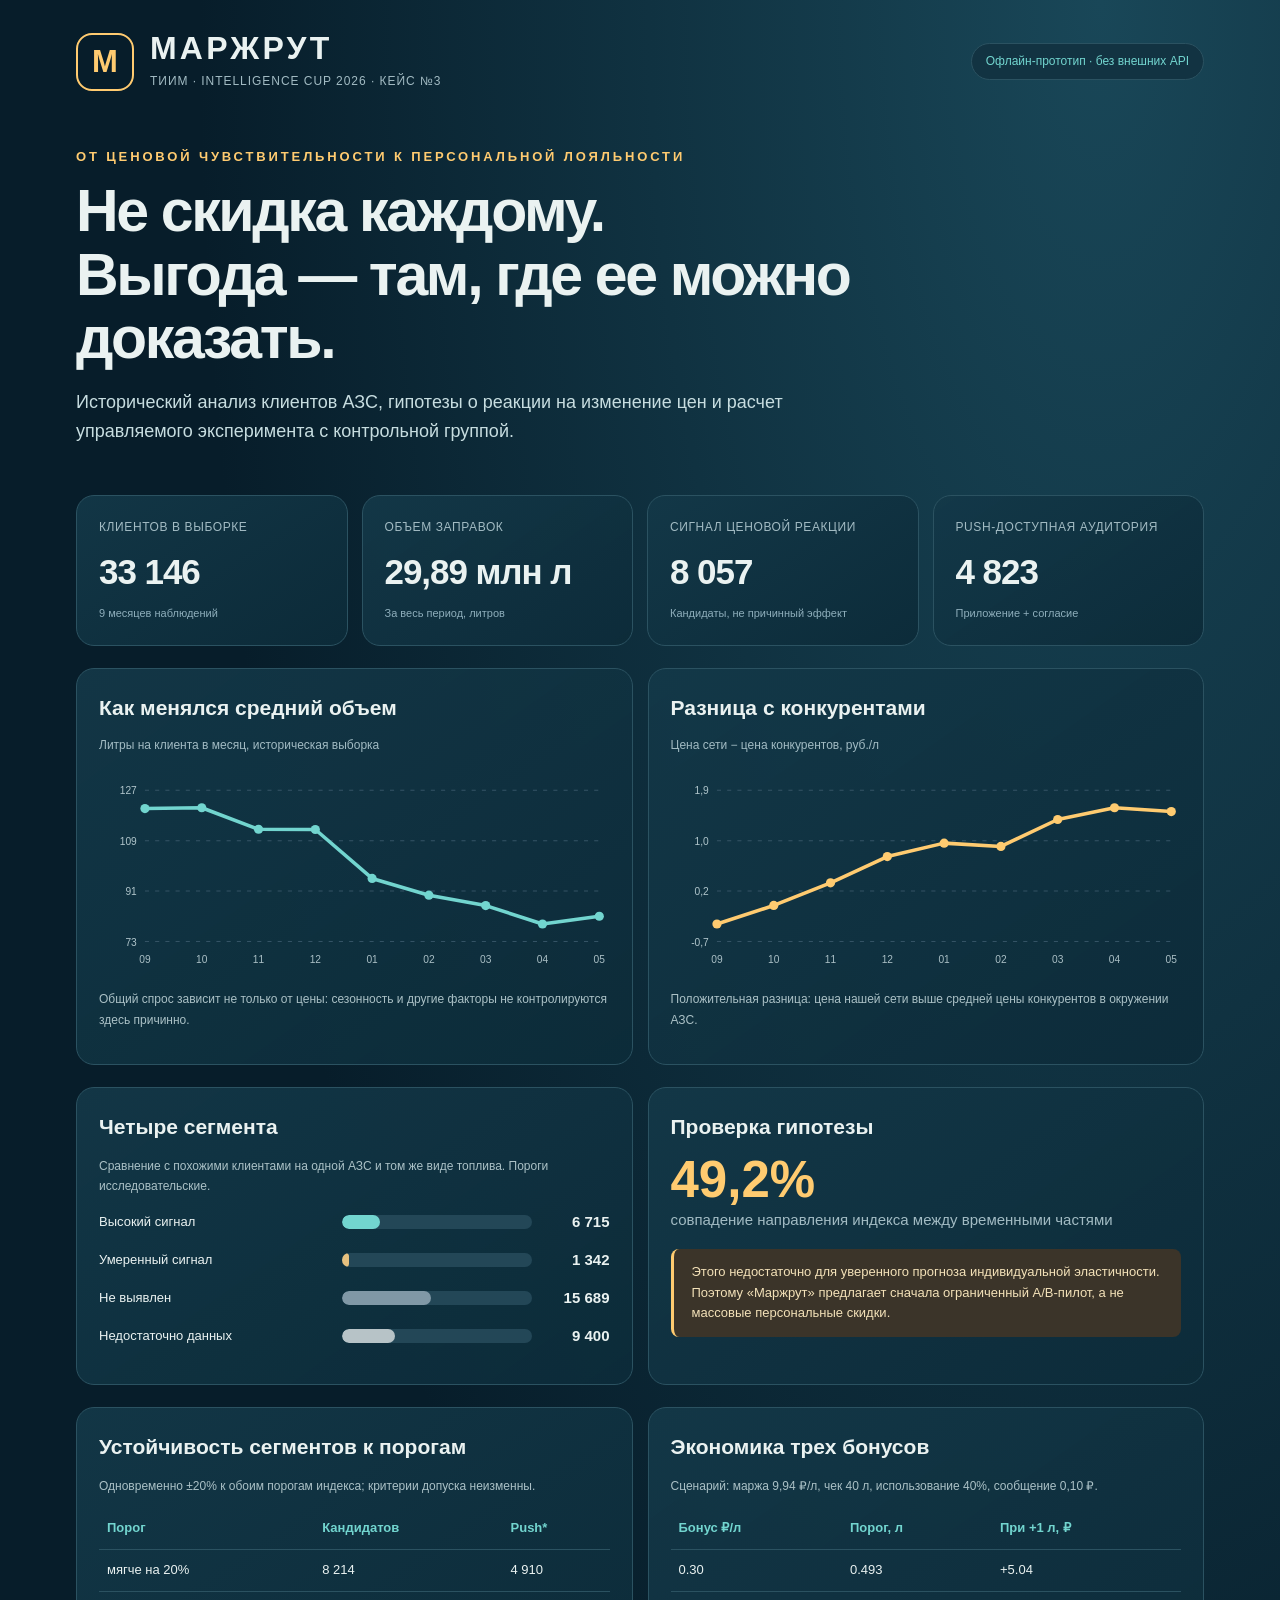
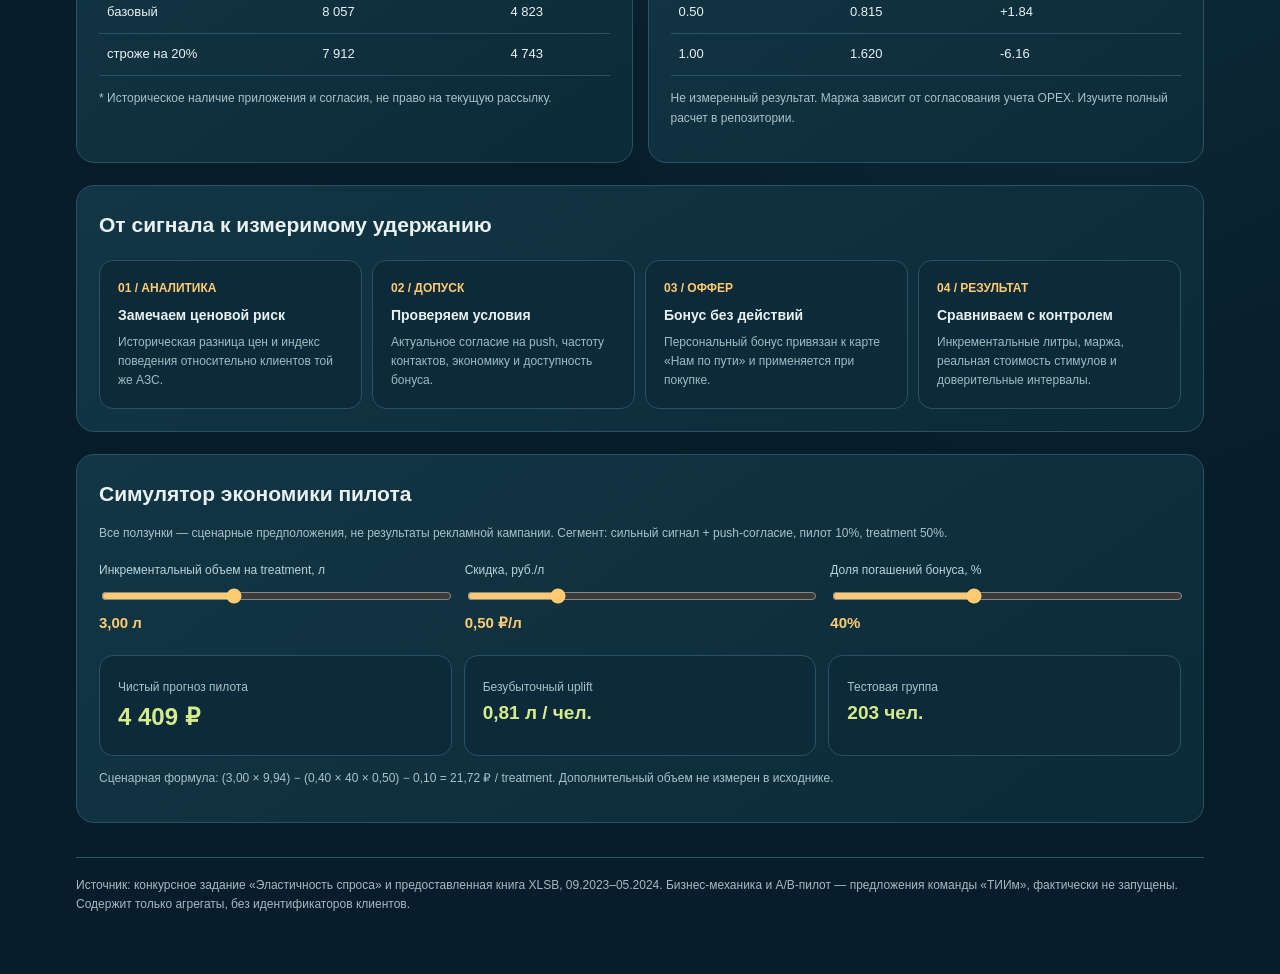
<file: cases/retail-marketing/demo/index.html>
<!DOCTYPE html>
<html lang="ru"><head><meta charset="UTF-8"><meta name="viewport" content="width=device-width,initial-scale=1.0"><meta name="color-scheme" content="dark"><title>МАРЖРУТ — аналитика удержания</title>
<style>
:root{--bg:#071d2a;--panel:#103040;--panel2:#143849;--border:#2b5261;--ink:#eaf2f1;--muted:#a2bbc3;--lime:#d6ec8b;--gold:#ffcb70;--aqua:#72d5cf;--red:#e99990}
*{box-sizing:border-box}body{margin:0;background:radial-gradient(ellipse at 86% 0%,#194758,transparent 58%),var(--bg);color:var(--ink);font:15px/1.6 'Inter','Segoe UI',Arial,sans-serif}main{max-width:1180px;margin:auto;padding:32px 26px 60px}.muted{color:var(--muted)}.top{display:flex;align-items:center;justify-content:space-between;gap:24px;flex-wrap:wrap}.mark{display:flex;align-items:center;gap:16px}.logo{width:58px;height:58px;border:2px solid var(--gold);border-radius:16px;display:grid;place-items:center;font-weight:900;font-size:31px;color:var(--gold)}.brand{font-size:32px;font-weight:850;letter-spacing:.1em;line-height:1}.sub{font-size:12px;letter-spacing:.08em;text-transform:uppercase;color:var(--muted);margin-top:8px}.chip{border:1px solid var(--border);border-radius:24px;padding:8px 14px;color:var(--aqua);background:#123342;font-size:12px}.hero{padding:56px 0 27px;max-width:880px}.eyebrow{font-size:13px;letter-spacing:.22em;text-transform:uppercase;color:var(--gold);font-weight:700}.hero h1{font-size:clamp(32px,5vw,59px);line-height:1.08;letter-spacing:-.04em;margin:12px 0 17px}.hero p{font-size:18px;color:#c7dde0;margin:0;max-width:800px}section{margin-top:22px}.kpis{display:grid;grid-template-columns:repeat(4,1fr);gap:14px}.card{background:linear-gradient(145deg,rgba(19,56,72,.92),rgba(12,43,57,.96));border:1px solid var(--border);border-radius:18px;padding:22px}.kpis .num{font-weight:790;font-size:clamp(25px,3vw,35px);letter-spacing:-.03em;margin:7px 0 5px;font-variant-numeric:tabular-nums}.kpis .label{font-size:12px;color:var(--muted);letter-spacing:.05em;text-transform:uppercase}.kpis .note{font-size:11px;color:#8eaebb}.grid2{display:grid;grid-template-columns:1fr 1fr;gap:15px}.sectiontitle{font-size:21px;margin:0 0 8px;font-weight:750}.chart-wrap{height:210px;display:flex;align-items:center}.chart-wrap svg{width:100%;height:100%}.legend{font-size:12px;color:var(--muted)}.bar{display:flex;gap:18px;align-items:center;margin:14px 0}.bar .name{width:44%;font-size:13px;line-height:1.3}.track{background:#234757;border-radius:8px;flex:1;height:14px;overflow:hidden}.fill{height:100%;border-radius:8px;background:var(--aqua)}.bar b{min-width:60px;text-align:right;font-size:15px}.steps{display:grid;grid-template-columns:repeat(4,1fr);gap:10px;margin-top:18px}.step{border:1px solid var(--border);background:#0c2a39;padding:18px;border-radius:14px}.step .idx{color:var(--gold);font-weight:800;font-size:12px}.step b{display:block;margin:6px 0;font-size:14px}.step p{margin:0;color:var(--muted);font-size:12px}.formgrid{display:grid;grid-template-columns:1fr 1fr 1fr;gap:15px}.control label{display:block;font-size:12px;color:#bad2d8;margin:6px 0}.control input[type=range]{width:100%;accent-color:var(--gold)}.control output{font-weight:800;color:var(--gold)}.finance{display:grid;grid-template-columns:repeat(3,1fr);gap:12px;margin-top:20px}.finance .res{font-size:24px;font-weight:800;color:var(--lime)}.finance .res.small{font-size:19px}.fine{font-size:12px;color:#abc1c6;line-height:1.7}.warning{border-left:3px solid var(--gold);padding:13px 18px;background:#3b3429;color:#f3e1b8;border-radius:8px;margin-top:17px;font-size:13px}.footer{border-top:1px solid var(--border);margin-top:34px;padding-top:18px;font-size:12px;color:var(--muted)}
@media(max-width:900px){.kpis{grid-template-columns:repeat(2,1fr)}.steps{grid-template-columns:repeat(2,1fr)}.grid2{grid-template-columns:1fr}.formgrid{grid-template-columns:1fr 1fr}}@media(max-width:540px){main{padding:22px 13px 40px}.hero{padding-top:30px}.kpis,.steps,.finance,.formgrid{grid-template-columns:1fr}.brand{font-size:24px}.logo{width:45px;height:45px}.bar .name{width:38%}.card{padding:18px}}
.matrix{width:100%;border-collapse:collapse;font-variant-numeric:tabular-nums}.matrix th,.matrix td{padding:10px 8px;border-bottom:1px solid var(--border);text-align:left;font-size:13px}.matrix th{color:var(--aqua);font-weight:650}.matrix td{color:var(--ink)}.matrix-wrap{overflow-x:auto}
</style></head>
<body><main><header class="top"><div class="mark"><div class="logo">М</div><div><div class="brand">МАРЖРУТ</div><div class="sub">ТИИм · Intelligence Cup 2026 · Кейс №3</div></div></div><span class="chip">Офлайн-прототип · без внешних API</span></header>
<div class="hero"><div class="eyebrow">От ценовой чувствительности к персональной лояльности</div><h1>Не скидка каждому.<br>Выгода — там, где ее можно доказать.</h1><p>Исторический анализ клиентов АЗС, гипотезы о реакции на изменение цен и расчет управляемого эксперимента с контрольной группой.</p></div>
<section class="kpis"><div class="card"><div class="label">Клиентов в выборке</div><div class="num" id="nClients"></div><div class="note">9 месяцев наблюдений</div></div><div class="card"><div class="label">Объем заправок</div><div class="num" id="volume"></div><div class="note">За весь период, литров</div></div><div class="card"><div class="label">Сигнал ценовой реакции</div><div class="num" id="nSignals"></div><div class="note">Кандидаты, не причинный эффект</div></div><div class="card"><div class="label">Push-доступная аудитория</div><div class="num" id="nPush"></div><div class="note">Приложение + согласие</div></div></section>
<section class="grid2"><div class="card"><h2 class="sectiontitle">Как менялся средний объем</h2><p class="legend">Литры на клиента в месяц, историческая выборка</p><div class="chart-wrap" id="chartVolume"></div><p class="fine">Общий спрос зависит не только от цены: сезонность и другие факторы не контролируются здесь причинно.</p></div><div class="card"><h2 class="sectiontitle">Разница с конкурентами</h2><p class="legend">Цена сети − цена конкурентов, руб./л</p><div class="chart-wrap" id="chartGap"></div><p class="fine">Положительная разница: цена нашей сети выше средней цены конкурентов в окружении АЗС.</p></div></section>
<section class="grid2"><div class="card"><h2 class="sectiontitle">Четыре сегмента</h2><p class="fine">Сравнение с похожими клиентами на одной АЗС и том же виде топлива. Пороги исследовательские.</p><div id="segments"></div></div><div class="card"><h2 class="sectiontitle">Проверка гипотезы</h2><div style="font-size:51px;font-weight:900;color:var(--gold);line-height:1.1" id="stability"></div><div class="muted">совпадение направления индекса между временными частями</div><div class="warning">Этого недостаточно для уверенного прогноза индивидуальной эластичности. Поэтому «Маржрут» предлагает сначала ограниченный A/B-пилот, а не массовые персональные скидки.</div></div></section>
<section class="grid2"><div class="card"><h2 class="sectiontitle">Устойчивость сегментов к порогам</h2><p class="fine">Одновременно ±20% к обоим порогам индекса; критерии допуска неизменны.</p><div class="matrix-wrap"><table class="matrix"><thead><tr><th>Порог</th><th>Кандидатов</th><th>Push*</th></tr></thead><tbody><tr><td>мягче на 20%</td><td>8 214</td><td>4 910</td></tr><tr><td>базовый</td><td>8 057</td><td>4 823</td></tr><tr><td>строже на 20%</td><td>7 912</td><td>4 743</td></tr></tbody></table></div><p class="fine">* Историческое наличие приложения и согласия, не право на текущую рассылку.</p></div><div class="card"><h2 class="sectiontitle">Экономика трех бонусов</h2><p class="fine">Сценарий: маржа 9,94 ₽/л, чек 40 л, использование 40%, сообщение 0,10 ₽.</p><div class="matrix-wrap"><table class="matrix"><thead><tr><th>Бонус ₽/л</th><th>Порог, л</th><th>При +1 л, ₽</th></tr></thead><tbody><tr><td>0.30</td><td>0.493</td><td>+5.04</td></tr><tr><td>0.50</td><td>0.815</td><td>+1.84</td></tr><tr><td>1.00</td><td>1.620</td><td>-6.16</td></tr></tbody></table></div><p class="fine">Не измеренный результат. Маржа зависит от согласования учета OPEX. Изучите полный расчет в репозитории.</p></div></section>
<section class="card"><h2 class="sectiontitle">От сигнала к измеримому удержанию</h2><div class="steps"><div class="step"><div class="idx">01 / АНАЛИТИКА</div><b>Замечаем ценовой риск</b><p>Историческая разница цен и индекс поведения относительно клиентов той же АЗС.</p></div><div class="step"><div class="idx">02 / ДОПУСК</div><b>Проверяем условия</b><p>Актуальное согласие на push, частоту контактов, экономику и доступность бонуса.</p></div><div class="step"><div class="idx">03 / ОФФЕР</div><b>Бонус без действий</b><p>Персональный бонус привязан к карте «Нам по пути» и применяется при покупке.</p></div><div class="step"><div class="idx">04 / РЕЗУЛЬТАТ</div><b>Сравниваем с контролем</b><p>Инкрементальные литры, маржа, реальная стоимость стимулов и доверительные интервалы.</p></div></div></section>
<section class="card"><h2 class="sectiontitle">Симулятор экономики пилота</h2><p class="fine">Все ползунки — сценарные предположения, не результаты рекламной кампании. Сегмент: сильный сигнал + push-согласие, пилот 10%, treatment 50%.</p><div class="formgrid"><div class="control"><label for="uplift">Инкрементальный объем на treatment, л</label><input id="uplift" type="range" min="0" max="8" step="0.25" value="3"><output id="upliftVal"></output></div><div class="control"><label for="discount">Скидка, руб./л</label><input id="discount" type="range" min="0" max="2" step="0.1" value="0.5"><output id="discountVal"></output></div><div class="control"><label for="redeem">Доля погашений бонуса, %</label><input id="redeem" type="range" min="0" max="100" step="5" value="40"><output id="redeemVal"></output></div></div><div class="finance"><div class="step"><span class="fine">Чистый прогноз пилота</span><div class="res" id="net"></div></div><div class="step"><span class="fine">Безубыточный uplift</span><div class="res small" id="breakEven"></div></div><div class="step"><span class="fine">Тестовая группа</span><div class="res small" id="treat"></div></div></div><p class="fine" id="formula"></p></section>
<div class="footer">Источник: конкурсное задание «Эластичность спроса» и предоставленная книга XLSB, 09.2023–05.2024. Бизнес-механика и A/B-пилот — предложения команды «ТИИм», фактически не запущены. Содержит только агрегаты, без идентификаторов клиентов.</div></main>
<script>const DATA={"metrics": {"product": "МАРЖРУТ", "version": "1.0.0", "status": "retrospective analytical prototype, not a deployed pricing engine", "source_file": "Кейс_Ретейл и маркетинг_Дополнительные данные.xlsb", "months": ["2023-09", "2023-10", "2023-11", "2023-12", "2024-01", "2024-02", "2024-03", "2024-04", "2024-05"], "counts": {"customers": 33146, "unique_customer_ids": 33146, "total_liters_9m": 29891102.55, "station_fuel_pairs": 1837, "stations_in_data": 642, "stations_in_dictionary": 1655, "client_metadata_rows": 33139, "customers_without_metadata": 7, "nonfuel_rows": 20316, "customers_without_nonfuel_record": 12830, "push_with_app_consent": 18969, "eligible_price_signal": 23746, "offer_target_with_push": 4823, "margin_covered_customers": 33146}, "rules": {"minimum_station_fuel_peer_count": 8, "min_active_months": 6, "min_liters_9m": 200, "min_price_gap_range_rub_per_liter": 1.0, "shrinkage_penalty_rub_squared": 4.0, "high_threshold": -0.08, "moderate_threshold": -0.025}, "sanity": {"price_gap_first_month": -0.402, "price_gap_last_month": 1.534, "mean_volume_first_month": 120.647, "mean_volume_last_month": 82.363, "pearson_aggregate_monthly": -0.9417970353168562, "share_active_months_at_least_six": 0.9395100464611115, "split_eligible": 17568, "split_sign_agreement": 0.4918602003642987, "matched_margin_share": 1.0}, "financial_inputs": {"margin_rub_per_ton_from_source": true, "opex_rub_per_ton_from_source": true, "density_kg_per_liter_from_source": true, "unit_margin_formula": "(margin_rub_per_ton - opex_rub_per_ton) * density_kg_per_liter / 1000", "warning": "Assumes margin and OPEX are non-overlapping; verify accounting definition."}, "caveats": ["Индекс относительный (сравнение с потреблением клиентов той же АЗС/топлива/месяца), не причинная эластичность.", "Нельзя доказать, что ценовое изменение вызвало изменение объема: остаются общие и индивидуальные неучтенные факторы.", "Одна цена для группы АЗС×топливо×месяц; клиентские строки не независимые ценовые эксперименты.", "Нет реальных результатов кампаний и контрольной группы; эффект и uplift только сценарные.", "Указанные пороги — экспертные, не оптимизированные по независимой разметке.", "Актуальность согласий и клиента должна перепроверяться на момент коммуникации."]}, "segments": [{"segment": "Высокий сигнал", "customers": "6715", "share_pct": "20.26", "total_liters_9m": "5227027.67", "avg_liters_per_customer_9m": "778.41", "push_opt_in_customers": "4050", "push_coverage_pct": "60.31", "mean_response_index": "-0.4917", "mean_margin_rub_per_liter": "9.94"}, {"segment": "Умеренный сигнал", "customers": "1342", "share_pct": "4.05", "total_liters_9m": "1096683.92", "avg_liters_per_customer_9m": "817.2", "push_opt_in_customers": "773", "push_coverage_pct": "57.6", "mean_response_index": "-0.0505", "mean_margin_rub_per_liter": "10.11"}, {"segment": "Не выявлен", "customers": "15689", "share_pct": "47.33", "total_liters_9m": "15289128.77", "avg_liters_per_customer_9m": "974.51", "push_opt_in_customers": "8972", "push_coverage_pct": "57.19", "mean_response_index": "0.1377", "mean_margin_rub_per_liter": "10.01"}, {"segment": "Недостаточно данных", "customers": "9400", "share_pct": "28.36", "total_liters_9m": "8278262.18", "avg_liters_per_customer_9m": "880.67", "push_opt_in_customers": "5174", "push_coverage_pct": "55.04", "mean_response_index": "-0.0871", "mean_margin_rub_per_liter": "10.26"}], "monthly": [{"month": "2023-09", "mean_liters_per_customer": "120.647", "total_liters": "3998953.0", "price_gap_rub_per_liter": "-0.402", "active_share": "0.9123", "mean_own_price": "56.163", "mean_comp_price": "56.564"}, {"month": "2023-10", "mean_liters_per_customer": "120.936", "total_liters": "4008533.17", "price_gap_rub_per_liter": "-0.083", "active_share": "0.9235", "mean_own_price": "56.603", "mean_comp_price": "56.686"}, {"month": "2023-11", "mean_liters_per_customer": "113.282", "total_liters": "3754849.22", "price_gap_rub_per_liter": "0.307", "active_share": "0.9191", "mean_own_price": "57.159", "mean_comp_price": "56.852"}, {"month": "2023-12", "mean_liters_per_customer": "113.196", "total_liters": "3752009.2", "price_gap_rub_per_liter": "0.758", "active_share": "0.9153", "mean_own_price": "58.201", "mean_comp_price": "57.444"}, {"month": "2024-01", "mean_liters_per_customer": "95.792", "total_liters": "3175109.94", "price_gap_rub_per_liter": "0.99", "active_share": "0.8855", "mean_own_price": "58.802", "mean_comp_price": "57.813"}, {"month": "2024-02", "mean_liters_per_customer": "89.842", "total_liters": "2977918.13", "price_gap_rub_per_liter": "0.933", "active_share": "0.8631", "mean_own_price": "59.007", "mean_comp_price": "58.074"}, {"month": "2024-03", "mean_liters_per_customer": "86.141", "total_liters": "2855245.53", "price_gap_rub_per_liter": "1.397", "active_share": "0.8244", "mean_own_price": "59.589", "mean_comp_price": "58.193"}, {"month": "2024-04", "mean_liters_per_customer": "79.602", "total_liters": "2638482.35", "price_gap_rub_per_liter": "1.599", "active_share": "0.7933", "mean_own_price": "60.011", "mean_comp_price": "58.412"}, {"month": "2024-05", "mean_liters_per_customer": "82.363", "total_liters": "2730002.01", "price_gap_rub_per_liter": "1.534", "active_share": "0.7908", "mean_own_price": "60.217", "mean_comp_price": "58.683"}], "pilot": [{"segment": "Высокий сигнал", "eligible_push_margin_customers": "4050", "mean_liters_per_month": "89.96", "mean_margin_rub_l": "9.94"}, {"segment": "Умеренный сигнал", "eligible_push_margin_customers": "773", "mean_liters_per_month": "96.37", "mean_margin_rub_l": "10.11"}]};
const fmt=(v,d=0)=>Number(v).toLocaleString('ru-RU',{maximumFractionDigits:d,minimumFractionDigits:d});
const n=DATA.metrics.counts;
document.getElementById('nClients').textContent=fmt(n.customers);
document.getElementById('volume').textContent=fmt(n.total_liters_9m/1e6,2)+' млн л';
document.getElementById('nSignals').textContent=fmt(Number(DATA.segments[0].customers)+Number(DATA.segments[1].customers));
document.getElementById('nPush').textContent=fmt(n.offer_target_with_push);
document.getElementById('stability').textContent=fmt(DATA.metrics.sanity.split_sign_agreement*100,1)+'%';
const colors=['#72d5cf','#e6c17f','#8098a6','#b7c3c7'];
DATA.segments.forEach((s,i)=>{const e=document.createElement('div');e.className='bar';e.innerHTML='<div class="name">'+s.segment+'</div><div class="track"><div class="fill" style="width:'+s.share_pct+'%;background:'+colors[i]+'"></div></div><b>'+fmt(s.customers)+'</b>';document.getElementById('segments').appendChild(e)});
function chart(root,values,color,formatter){const w=500,h=196,pl=45,pr=10,pt=18,pb=30,min=Math.min(...values),max=Math.max(...values);const low=min-(max-min)*.15,top=max+(max-min)*.15;const X=i=>pl+i*(w-pl-pr)/(values.length-1);const Y=v=>pt+(top-v)*(h-pt-pb)/(top-low);let s='<svg viewBox="0 0 '+w+' '+h+'" role="img" aria-label="График показателя за девять месяцев">'; for(let k=0;k<4;k++){let yy=pt+k*(h-pt-pb)/3;let val=top-k*(top-low)/3;s+='<line x1="'+pl+'" y1="'+yy+'" x2="'+(w-pr)+'" y2="'+yy+'" stroke="#345365" stroke-dasharray="4 6"/><text x="'+(pl-8)+'" y="'+(yy+4)+'" text-anchor="end" font-size="10" fill="#b0c5cb">'+formatter(val)+'</text>';}const pts=values.map((v,i)=>X(i)+','+Y(v)).join(' ');s+='<polyline points="'+pts+'" fill="none" stroke="'+color+'" stroke-width="3.5" stroke-linecap="round" stroke-linejoin="round"/>';values.forEach((v,i)=>{s+='<circle cx="'+X(i)+'" cy="'+Y(v)+'" r="4.5" fill="'+color+'"><title>'+DATA.monthly[i].month+': '+formatter(v)+'</title></circle>';s+='<text x="'+X(i)+'" y="'+(h-9)+'" font-size="10" fill="#aabfc5" text-anchor="middle">'+DATA.monthly[i].month.slice(5)+'</text>'});s+='</svg>';root.innerHTML=s}
chart(document.getElementById('chartVolume'),DATA.monthly.map(d=>+d.mean_liters_per_customer),'#72d5cf',v=>fmt(v,0));
chart(document.getElementById('chartGap'),DATA.monthly.map(d=>+d.price_gap_rub_per_liter),'#ffcb70',v=>fmt(v,1));
const pilot=DATA.pilot[0];const target=Number(pilot.eligible_push_margin_customers);const treated=Math.round(target*.1*.5),margin=Number(pilot.mean_margin_rub_l);const litersPerCoupon=40,contact=.1;
function calculate(){let uplift=Number(document.getElementById('uplift').value),discount=Number(document.getElementById('discount').value),r=Number(document.getElementById('redeem').value)/100;let per=margin*uplift-r*litersPerCoupon*discount-contact,breakeven=(r*litersPerCoupon*discount+contact)/margin;document.getElementById('upliftVal').textContent=fmt(uplift,2)+' л';document.getElementById('discountVal').textContent=fmt(discount,2)+' ₽/л';document.getElementById('redeemVal').textContent=fmt(r*100,0)+'%';document.getElementById('net').textContent=fmt(treated*per,0)+' ₽';document.getElementById('net').style.color=per>=0?'#d6ec8b':'#e99990';document.getElementById('breakEven').textContent=fmt(breakeven,2)+' л / чел.';document.getElementById('treat').textContent=fmt(treated)+' чел.';document.getElementById('formula').textContent='Сценарная формула: ('+fmt(uplift,2)+' × '+fmt(margin,2)+') − ('+fmt(r,2)+' × 40 × '+fmt(discount,2)+') − 0,10 = '+fmt(per,2)+' ₽ / treatment. Дополнительный объем не измерен в исходнике.';}
['uplift','discount','redeem'].forEach(id=>document.getElementById(id).addEventListener('input',calculate));calculate();</script></body></html>
</file>
